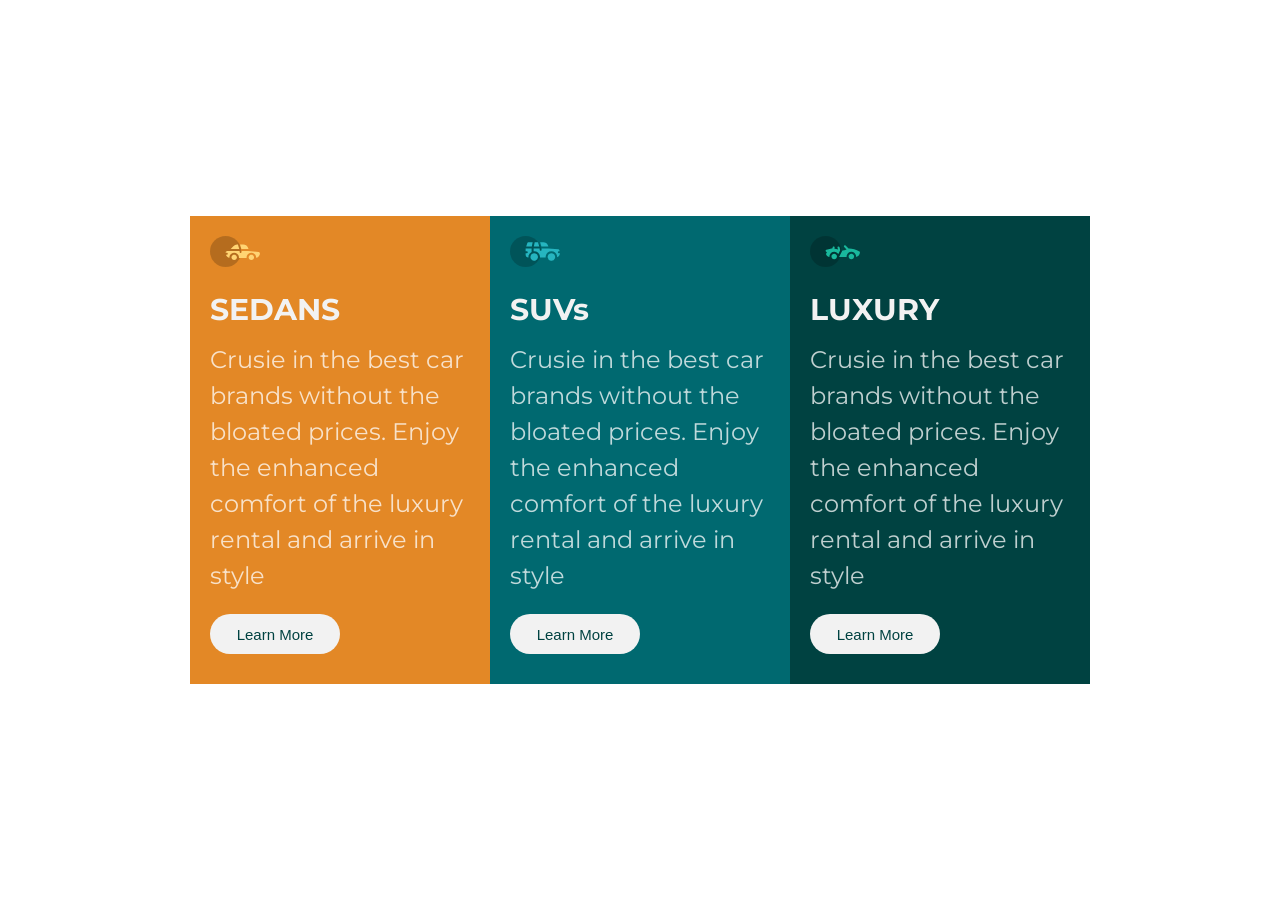
<file: NewFlex/index.html>
<!DOCTYPE html>
<html lang="en">
  <head>
    <meta charset="UTF-8" />
    <meta http-equiv="X-UA-Compatible" content="IE=edge" />
    <meta name="viewport" content="width=device-width, initial-scale=1.0" />
    <link rel="preconnect" href="https://fonts.googleapis.com" />
    <link rel="preconnect" href="https://fonts.gstatic.com" crossorigin />
    <link
      href="https://fonts.googleapis.com/css2?family=Montserrat:wght@100;700&display=swap"
      rel="stylesheet"
    />
    <link rel="stylesheet" href="style.css">
    <link rel="stylesheet" href="Grid.html">
    <title>Flexbox</title>
    
  </head>
  <body>
    <main style="text-align: center">
      <div class="bottom-content flexer flexer-1">
        <img
          src="icon-sedans.svg"
          alt=""
        />
        <h3>SEDANS</h3>
        <p>
          Crusie in the best car brands without the bloated prices. Enjoy the
          enhanced comfort of the luxury rental and arrive in style
        </p>
        <button>Learn More</button>
      </div>
      <div class="bottom-content flexer flexer-2">
        <img
          src="icon-suvs.svg"
          alt=""
        />
        <h3>SUVs</h3>
        <p>
          Crusie in the best car brands without the bloated prices. Enjoy the
          enhanced comfort of the luxury rental and arrive in style
        </p>
        <button>Learn More</button>
      </div>
      <div class="bottom-content flexer">
        <img
          src="icon-luxury.svg"
          alt=""
        />
        <h3>LUXURY</h3>
        <p>
          Crusie in the best car brands without the bloated prices. Enjoy the
          enhanced comfort of the luxury rental and arrive in style
        </p>
        <button>Learn More</button>
      </div>
    </main>
  </body>
</html>
</file>
<file: NewFlex/style.css>
body {
    font-family: "Montserrat", sans-serif;
    font-size: 1.5rem;
    line-height: 1.5;
    color: #333;
    background-color: #fff;
    display: flex;
    justify-content: center;
    align-items: center;
    min-height: 100vh;
    text-align:center;
  }

  * {
    padding: 0;
    margin: 0;
    box-sizing: border-box;
  }
  main {
    display: flex;
    justify-content: center;
    align-items: center;
    flex-direction: row;
    margin: 20px;

    background-color: hsl(0, 0%, 95%);
  }

  .bottom-content {
    background-color: hsl(179, 100%, 13%);
    width: 50%;
  }

  /* make bottom content 100% on mobile */
  @media (max-width: 600px) {
    .bottom-content {
      width: 100%;
    }

    /* make main tag flex column */
    main {
      flex-direction: column;
    }
  }

  .bottom-content h3 {
    font-size: 30px;
    font-weight: bold;
    padding-bottom: 10px;
    color: hsl(0, 0%, 95%);
    padding-top: 20px;
  }
  .bottom-content p {
    color: hsla(0, 0%, 100%, 0.75);
    padding-bottom: 20px;
  }
  .bottom-content button {
    width: 130px;
    height: 40px;
    background: hsl(0, 0%, 95%);
    border: none;
    margin-bottom: 10px;
    font-size: 15px;
    border-radius: 10px;
    cursor: pointer;
    transition: 0.4em ease-in-out;
    color: hsl(179, 100%, 13%);
  }

  /* left align flexer class item */
  .flexer {
    display: flex;
    flex-direction: column;
    justify-content: flex-start;
    align-items: flex-start;
    padding: 20px;
    max-width: 300px;
  }
  p {
    text-align: left;
  }

  button {
    border-radius: 20px !important;
  }

  img {
    width: 50px;
  }

  .flexer-1 {
    background-color: hsl(31, 77%, 52%);
  }
  .flexer-2 {
    background-color: hsl(184, 100%, 22%);
  }
</file>
